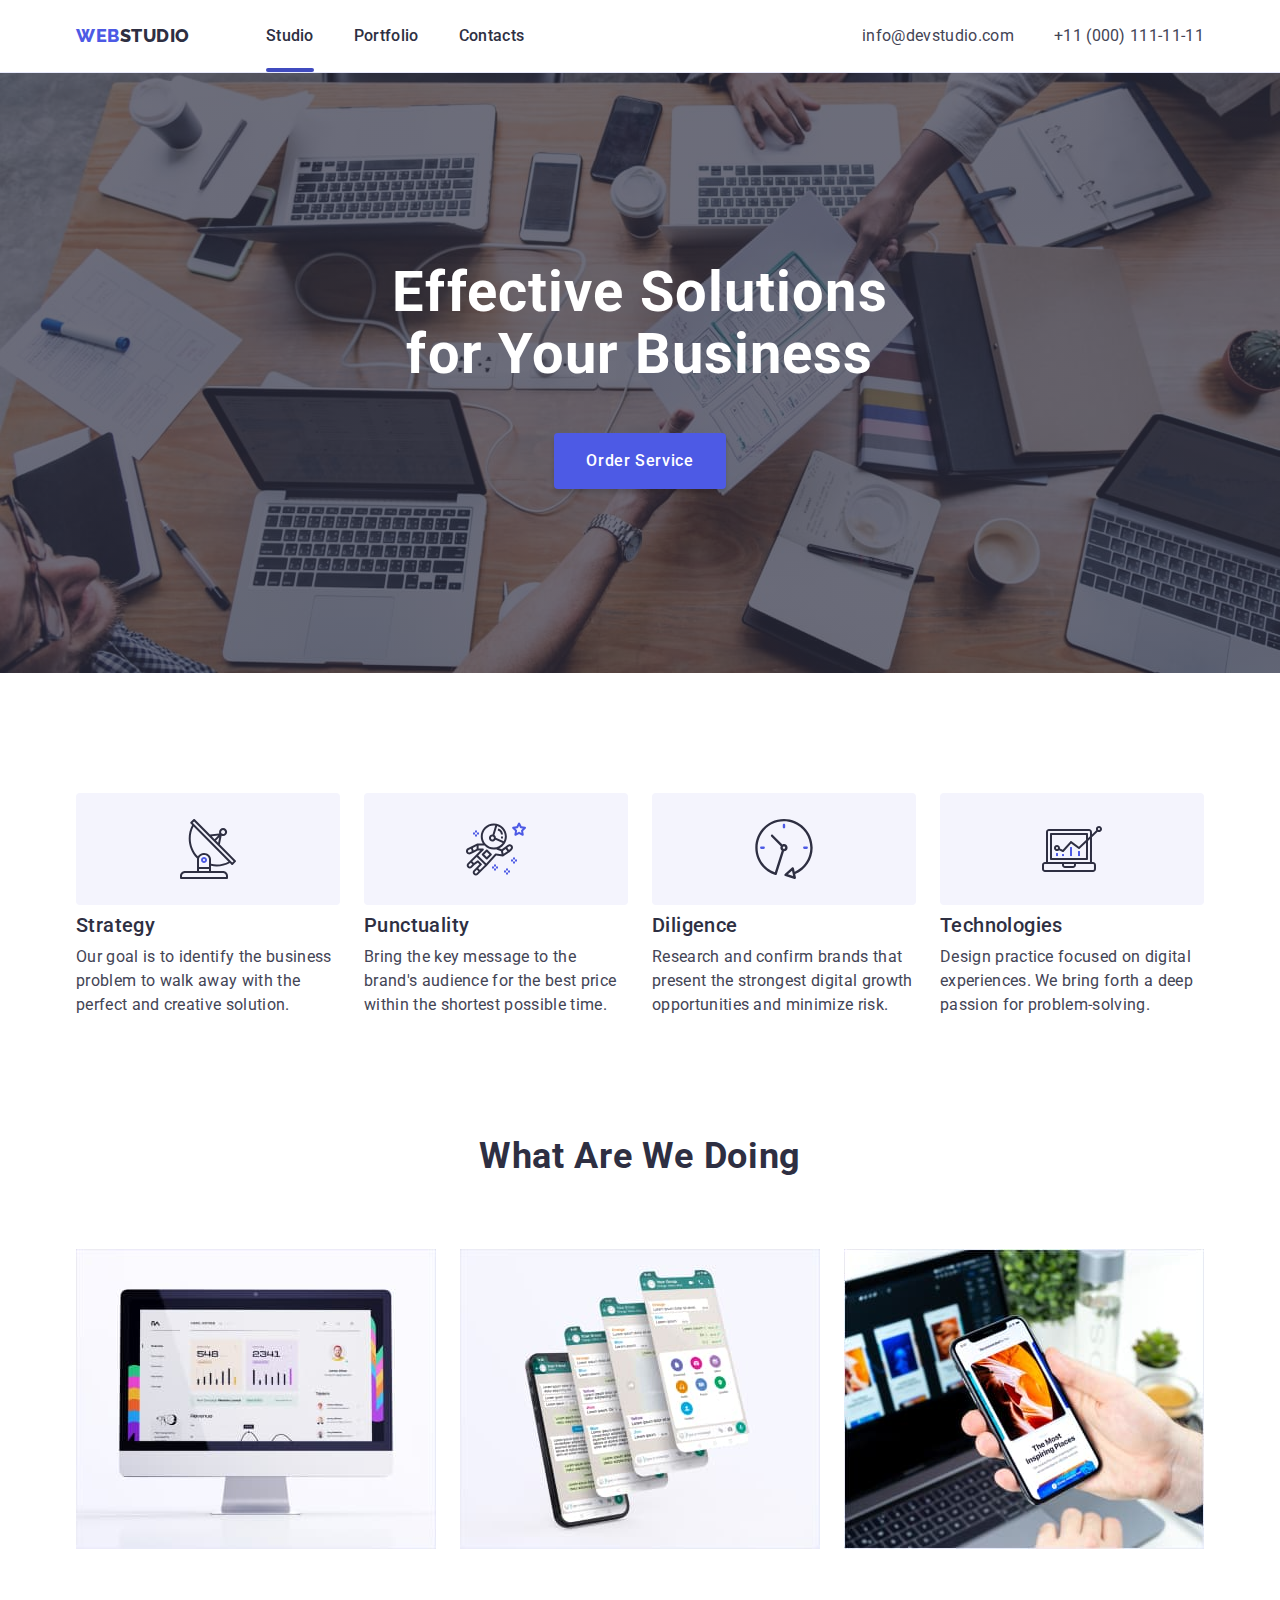
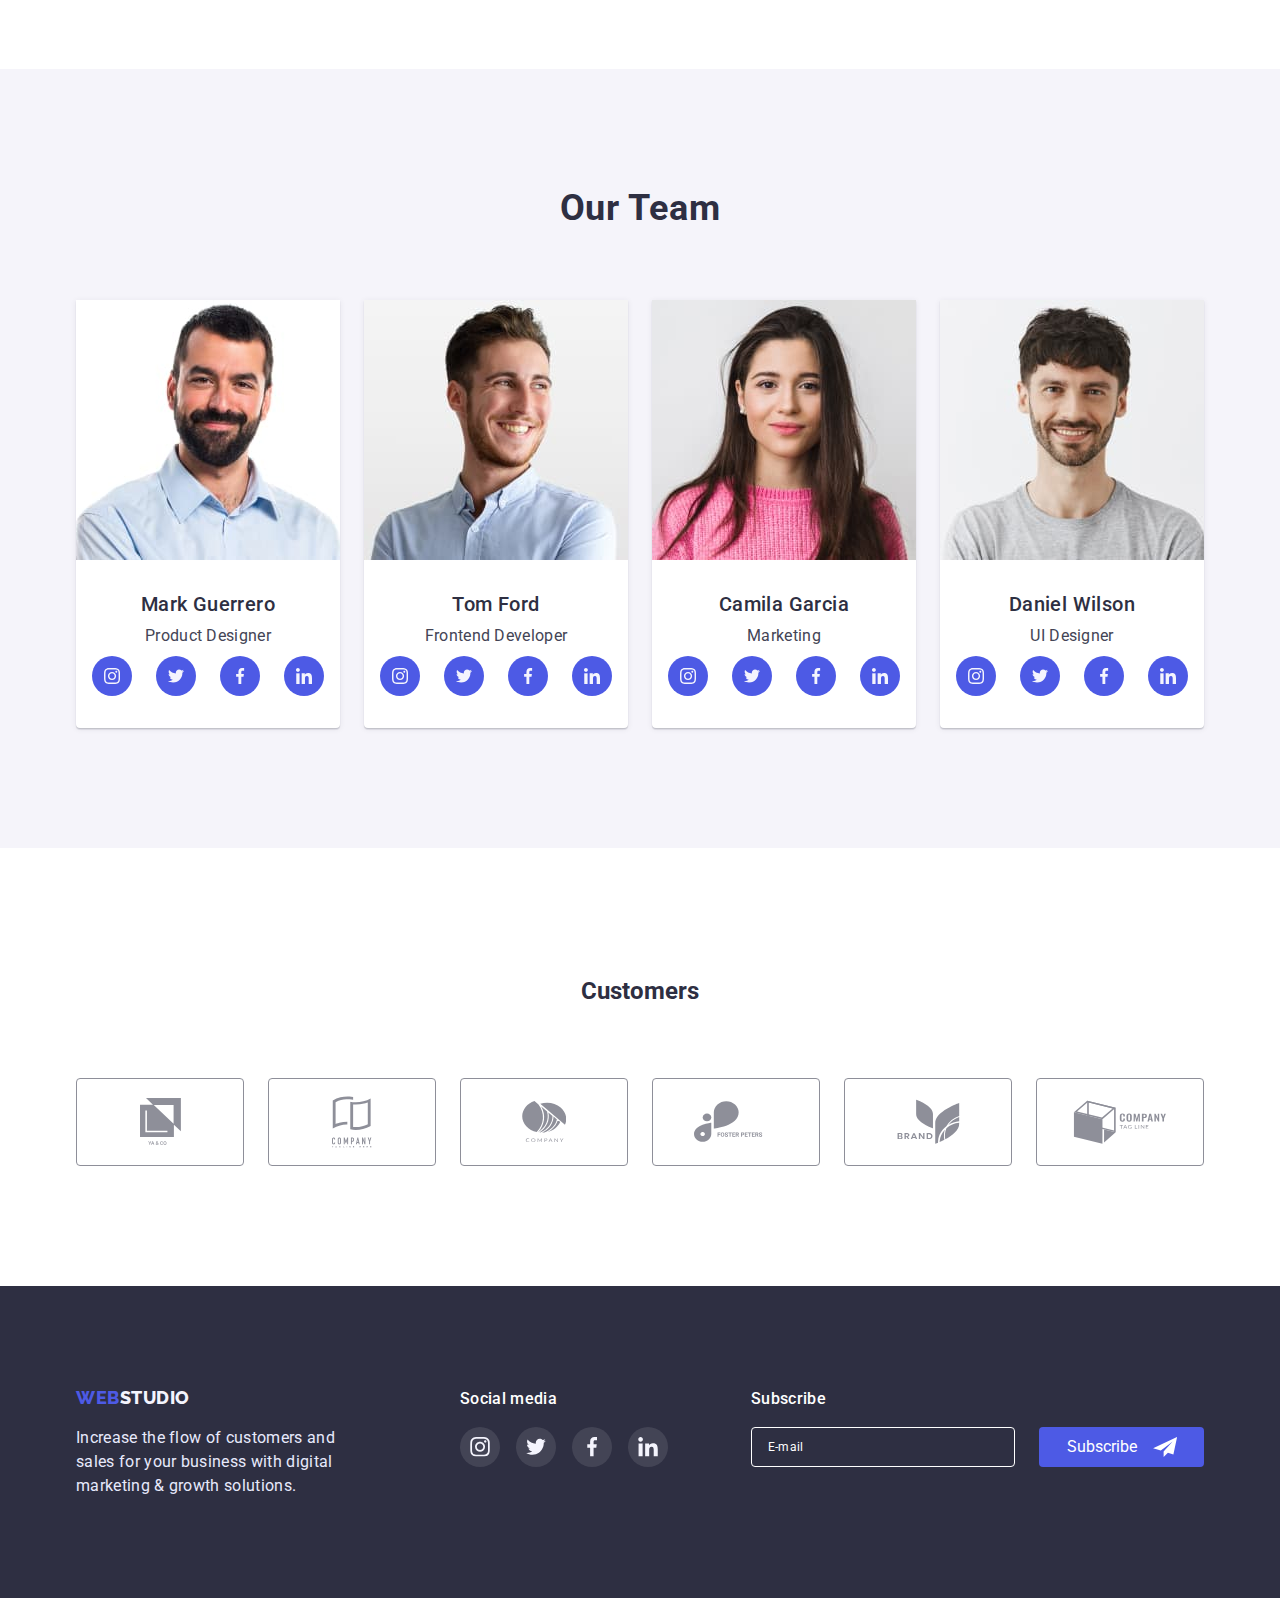
<file: index.html>
<!DOCTYPE html>
<html lang="en">
  <head>
    <meta charset="UTF-8" />
    <meta http-equiv="X-UA-Compatible" content="IE=edge" />
    <meta name="viewport" content="width=, initial-scale=1.0" />
    <title>Document</title>
    <link
      href="https://fonts.googleapis.com/css2?family=Raleway:wght@800&family=Roboto:wght@400;500;700;900&display=swap"
      rel="stylesheet"
    />
    <link
      rel="stylesheet"
      href="https://cdn.jsdelivr.net/npm/modern-normalize@1.1.0/modern-normalize.min.css"
    />
    <link rel="stylesheet" href="style.css" />
  </head>
  <body>
    <header class="header-main">
      <div class="container header-nav-container">
        <nav class="header-nav">
          <a class="logotype header-logo" href="./index.html"
            ><span class="logo-accent">Web</span>Studio</a
          >
          <ul class="header-list">
            <li class="header-menu link-decor">
              <a class="header-link current" href="#">Studio</a>
            </li>
            <li class="header-menu link-decor">
              <a class="header-link" href="./portfolio.html">Portfolio</a>
            </li>
            <li class="header-menu link-decor">
              <a class="header-link" href="#">Contacts</a>
            </li>
          </ul>
        </nav>
        <ul class="header-cont">
          <li class="header-emeil">
            <a
              class="header-mail header-communication"
              href="mailto:info@devstudio.com"
              >info@devstudio.com</a
            >
          </li>
          <li class="header-telefon">
            <a class="header-tel header-communication" href="tel:+110001111111"
              >+11 (000) 111-11-11</a
            >
          </li>
        </ul>
      </div>
    </header>
    <main>
      <section class="sec-first">
        <div class="container">
          <h1 class="sec-header">Effective Solutions for Your Business</h1>
          <button class="sec-button" data-modal-open type="button">
            Order Service
          </button>
        </div>
      </section>

      <section class="benefits">
        <div class="container">
          <h2 class="visually-hidden">features</h2>
          <ul class="benefits-lists">
            <li class="benefits-text">
              <div class="benefits-icon-list link-decor">
                <svg
                  class="benefits-icons"
                  width="60px"
                  height="64px"
                  viewBox="0 0 32 32"
                >
                  <use xlink:href="./images/sprite.svg#icon-antenna-1"></use>
                </svg>
              </div>
              <h3 class="benefits-title">Strategy</h3>
              <p class="benefits-par">
                Our goal is to identify the business problem to walk away with
                the perfect and creative solution.
              </p>
            </li>
            <li class="benefits-text">
              <div class="benefits-icon-list link-decor">
                <svg class="benefits-icons" width="60px" height="64px">
                  <use href="./images/sprite.svg#icon-astronaut-1"></use>
                </svg>
              </div>
              <h3 class="benefits-title">Punctuality</h3>
              <p class="benefits-par">
                Bring the key message to the brand's audience for the best price
                within the shortest possible time.
              </p>
            </li>
            <li class="benefits-text">
              <div class="benefits-icon-list link-decor">
                <svg class="benefits-icons" width="60px" height="64px">
                  <use href="./images/sprite.svg#icon-clock-1"></use>
                </svg>
              </div>
              <h3 class="benefits-title">Diligence</h3>
              <p class="benefits-par">
                Research and confirm brands that present the strongest digital
                growth opportunities and minimize risk.
              </p>
            </li>
            <li class="benefits-text">
              <div class="benefits-icon-list link-decor">
                <svg class="benefits-icons" width="60px" height="64px">
                  <use href="./images/sprite.svg#icon-diagram-1"></use>
                </svg>
              </div>
              <h3 class="benefits-title">Technologies</h3>
              <p class="benefits-par">
                Design practice focused on digital experiences. We bring forth a
                deep passion for problem-solving.
              </p>
            </li>
          </ul>
        </div>
      </section>
      <section class="about">
        <div class="container">
          <h2 class="about-header">What are we doing</h2>
          <ul class="about-lists">
            <li class="about-img">
              <img src="./images/img1.jpg" width="360" alt="design" />
            </li>
            <li class="about-img">
              <img src="./images/img2.jpg" width="360" alt="chat" />
            </li>
            <li class="about-img">
              <img src="./images/img3.jpg" width="360" alt="mobile app" />
            </li>
          </ul>
        </div>
      </section>
      <section class="team">
        <div class="container">
          <h2 class="team-header">Our Team</h2>
          <ul class="team-lists">
            <li class="team-cards">
              <img
                src="./images/prtrt(1).jpg"
                width="264"
                alt="Mark Guerrero"
              />
              <div class="team-wrapper">
                <h3 class="team-name">Mark Guerrero</h3>
                <p class="team-job">Product Designer</p>
                <ul class="team-social link-decor">
                  <li class="team-social-item">
                    <a class="team-social-link" href="">
                      <svg class="team-social-icon" width="16" height="16px">
                        <use href="./images/sprite.svg#icon-instagram-2"></use>
                      </svg>
                    </a>
                  </li>
                  <li class="team-social-item">
                    <a class="team-social-link" href="">
                      <svg class="team-social-icon" width="16" height="16px">
                        <use href="./images/sprite.svg#icon-twitter-1"></use>
                      </svg>
                    </a>
                  </li>
                  <li class="team-social-item">
                    <a class="team-social-link" href="">
                      <svg class="team-social-icon" width="16px" height="16px">
                        <use href="./images/sprite.svg#icon-facebook-1"></use>
                      </svg>
                    </a>
                  </li>
                  <li class="team-social-item">
                    <a class="team-social-link" href="">
                      <svg class="team-social-icon" width="16" height="16px">
                        <use href="./images/sprite.svg#icon-linkedin-1"></use>
                      </svg>
                    </a>
                  </li>
                </ul>
              </div>
            </li>

            <li class="team-cards">
              <img src="./images/prtr(2).jpg" width="264" alt="Tom Ford" />
              <div class="team-wrapper">
                <h3 class="team-name">Tom Ford</h3>
                <p class="team-job">Frontend Developer</p>
                <ul class="team-social link-decor">
                  <li class="team-social-item">
                    <a class="team-social-link" href="">
                      <svg class="team-social-icon" width="16" height="16px">
                        <use href="./images/sprite.svg#icon-instagram-2"></use>
                      </svg>
                    </a>
                  </li>
                  <li class="team-social-item">
                    <a class="team-social-link" href="">
                      <svg class="team-social-icon" width="16" height="16px">
                        <use href="./images/sprite.svg#icon-twitter-1"></use>
                      </svg>
                    </a>
                  </li>
                  <li class="team-social-item">
                    <a class="team-social-link" href="">
                      <svg class="team-social-icon" width="16px" height="16px">
                        <use href="./images/sprite.svg#icon-facebook-1"></use>
                      </svg>
                    </a>
                  </li>
                  <li class="team-social-item">
                    <a class="team-social-link" href="">
                      <svg class="team-social-icon" width="16" height="16px">
                        <use href="./images/sprite.svg#icon-linkedin-1"></use>
                      </svg>
                    </a>
                  </li>
                </ul>
              </div>
            </li>
            <li class="team-cards">
              <img src="./images/prtr(3).jpg" width="264" alt="Camila Garcia" />
              <div class="team-wrapper">
                <h3 class="team-name">Camila Garcia</h3>
                <p class="team-job">Marketing</p>
                <ul class="team-social link-decor">
                  <li class="team-social-item">
                    <a class="team-social-link" href="">
                      <svg class="team-social-icon" width="16" height="16px">
                        <use href="./images/sprite.svg#icon-instagram-2"></use>
                      </svg>
                    </a>
                  </li>
                  <li class="team-social-item">
                    <a class="team-social-link" href="">
                      <svg class="team-social-icon" width="16" height="16px">
                        <use href="./images/sprite.svg#icon-twitter-1"></use>
                      </svg>
                    </a>
                  </li>
                  <li class="team-social-item">
                    <a class="team-social-link" href="">
                      <svg class="team-social-icon" width="16px" height="16px">
                        <use href="./images/sprite.svg#icon-facebook-1"></use>
                      </svg>
                    </a>
                  </li>
                  <li class="team-social-item">
                    <a class="team-social-link" href="">
                      <svg class="team-social-icon" width="16" height="16px">
                        <use href="./images/sprite.svg#icon-linkedin-1"></use>
                      </svg>
                    </a>
                  </li>
                </ul>
              </div>
            </li>
            <li class="team-cards">
              <img src="./images/prtr(4).jpg" width="264" alt="Daniel Wilson" />
              <div class="team-wrapper">
                <h3 class="team-name">Daniel Wilson</h3>
                <p class="team-job">UI Designer</p>
                <ul class="team-social link-decor">
                  <li class="team-social-item">
                    <a class="team-social-link" href="">
                      <svg class="team-social-icon" width="16" height="16px">
                        <use href="./images/sprite.svg#icon-instagram-2"></use>
                      </svg>
                    </a>
                  </li>
                  <li class="team-social-item">
                    <a class="team-social-link" href="">
                      <svg class="team-social-icon" width="16" height="16px">
                        <use href="./images/sprite.svg#icon-twitter-1"></use>
                      </svg>
                    </a>
                  </li>
                  <li class="team-social-item">
                    <a class="team-social-link" href="">
                      <svg class="team-social-icon" width="16px" height="16px">
                        <use href="./images/sprite.svg#icon-facebook-1"></use>
                      </svg>
                    </a>
                  </li>
                  <li class="team-social-item">
                    <a class="team-social-link" href="">
                      <svg class="team-social-icon" width="16" height="16px">
                        <use href="./images/sprite.svg#icon-linkedin-1"></use>
                      </svg>
                    </a>
                  </li>
                </ul>
              </div>
            </li>
          </ul>
        </div>
      </section>
      <section class="customers">
        <div class="container">
          <h2 class="customers-header">Customers</h2>
          <ul class="customers-lists link-decor">
            <li class="customers-item">
              <a class="customers-link" href="#">
                <svg class="customers-icon" width="41" height="46.97">
                  <use href="./images/sprite.svg#icon-group-1"></use>
                </svg>
              </a>
            </li>
            <li class="customers-item">
              <a class="customers-link" href="#">
                <svg class="customers-icon" width="40" height="52">
                  <use href="./images/sprite.svg#icon-group-6"></use>
                </svg>
              </a>
            </li>
            <li class="customers-item">
              <a class="customers-link" href="#">
                <svg class="customers-icon" width="44" height="41">
                  <use href="./images/sprite.svg#icon-group-2"></use>
                </svg>
              </a>
            </li>
            <li class="customers-item">
              <a class="customers-link" href="#">
                <svg class="customers-icon" width="84" height="41">
                  <use href="./images/sprite.svg#icon-group-3"></use>
                </svg>
              </a>
            </li>
            <li class="customers-item">
              <a class="customers-link" href="#">
                <svg class="customers-icon" width="63" height="45">
                  <use href="./images/sprite.svg#icon-group-4"></use>
                </svg>
              </a>
            </li>
            <li class="customers-item">
              <a class="customers-link" href="#">
                <svg class="customers-icon" width="94" height="44">
                  <use href="./images/sprite.svg#icon-group-5"></use>
                </svg>
              </a>
            </li>
          </ul>
        </div>
      </section>
    </main>
    <footer class="footer">
      <div class="container footer-main">
        <div class="footer-left">
          <a class="logotype footer-logotype" href="./index.html"
            ><span class="logo-accent">Web</span
            ><span class="footer-logo-accent">Studio</span>
          </a>
          <p class="footer-paragraf">
            Increase the flow of customers and sales for your business with
            digital marketing & growth solutions.
          </p>
        </div>

        <div class="footer-right">
          <p class="footer-header">Social media</p>
          <ul class="footer-social link-decor">
            <li class="footer-social-item">
              <a class="footer-social-link" href="#">
                <svg class="footer-social-icon" width="24" height="19.5">
                  <use href="./images/sprite.svg#icon-instagram-2"></use>
                </svg>
              </a>
            </li>
            <li class="footer-social-item">
              <a class="footer-social-link" href="#">
                <svg class="footer-social-icon" width="24" height="19.5">
                  <use href="./images/sprite.svg#icon-twitter-1"></use>
                </svg>
              </a>
            </li>
            <li class="footer-social-item">
              <a class="footer-social-link" href="#">
                <svg class="footer-social-icon" width="24" height="19.5">
                  <use href="./images/sprite.svg#icon-facebook-1"></use>
                </svg>
              </a>
            </li>
            <li class="footer-social-item">
              <a class="footer-social-link" href="#">
                <svg class="footer-social-icon" width="24" height="19.5">
                  <use href="./images/sprite.svg#icon-linkedin-1"></use>
                </svg>
              </a>
            </li>
          </ul>
        </div>
        <form class="footer-form">
          <p class="footer-form-descr">Subscribe</p>
          <span class="footer-form-control">
            <input
              type="email"
              name="footer_mail"
              placeholder="E-mail"
              class="footer-form-input"
              required
            />
            <button type="submit" class="footer-form-button">
              Subscribe
              <svg width="24px" height="20px" class="footer-form-icon">
                <use href="./images/sprite.svg#icon-send"></use>
              </svg>
            </button>
          </span>
        </form>
      </div>
    </footer>
    <div class="backdrop is-hidden" data-modal>
      <div class="modal-window">
        <button type="button" class="modal-window-close" data-modal-close>
          <svg class="modal-icon" width="8" height="8">
            <use href="./images/sprite.svg#icon-close-modal"></use>
          </svg>
        </button>
        <form class="modal-form">
          <p class="modal-form-text">
            Leave your contacts and we will call you back
          </p>
          <label class="modal-form-field">
            <span class="modal-form-descrp">Name</span>
            <span class="modal-form-wrapper">
              <input
                type="text"
                name="user_name"
                class="modal-form-input"
                required
                pattern="[a-zA-Aа-яА-Я]+"
                maxlength="2"
              />
              <svg class="modal-form-input-icon" width="18px" height="24px">
                <use href="./images/sprite.svg#icon-user"></use>
              </svg>
            </span>
          </label>
          <label class="modal-form-field">
            <span class="modal-form-descrp">Phone</span>
            <span class="modal-form-wrapper">
              <input
                type="tel"
                name="user_phone"
                class="modal-form-input"
                required
              />
              <svg class="modal-form-input-icon" width="18px" height="24px">
                <use href="./images/sprite.svg#icon-phone"></use>
              </svg>
            </span>
          </label>
          <label class="modal-form-field">
            <span class="modal-form-descrp">Email</span>
            <span class="modal-form-wrapper">
              <input
                type="email"
                name="user_emeil"
                class="modal-form-input"
                required
              />
              <svg class="modal-form-input-icon" width="18px" height="24px">
                <use href="./images/sprite.svg#icon-mail"></use>
              </svg>
            </span>
          </label>
          <label class="modal-form-field">
            <span class="modal-form-descrp">Comment</span>
            <textarea
              name="user_comment"
              placeholder="Text input"
              class="modal-form-comment"
            ></textarea>
          </label>
          <input
            id="user-contract"
            type="checkbox"
            name="user_policy"
            class="modal-form-checkbox visually-hidden"
            required
          />
          <label for="user-contract" class="modal-form-checkbox-descrp"
            >I accept the terms and conditions of the&nbsp;
            <a href="#" class="modal-form-link">Privacy Policy</a>
          </label>
          <button type="submit" class="modal-form-btn">Send</button>
        </form>
      </div>
    </div>
    <script src="./js/modal.js"></script>
  </body>
</html>
</file>
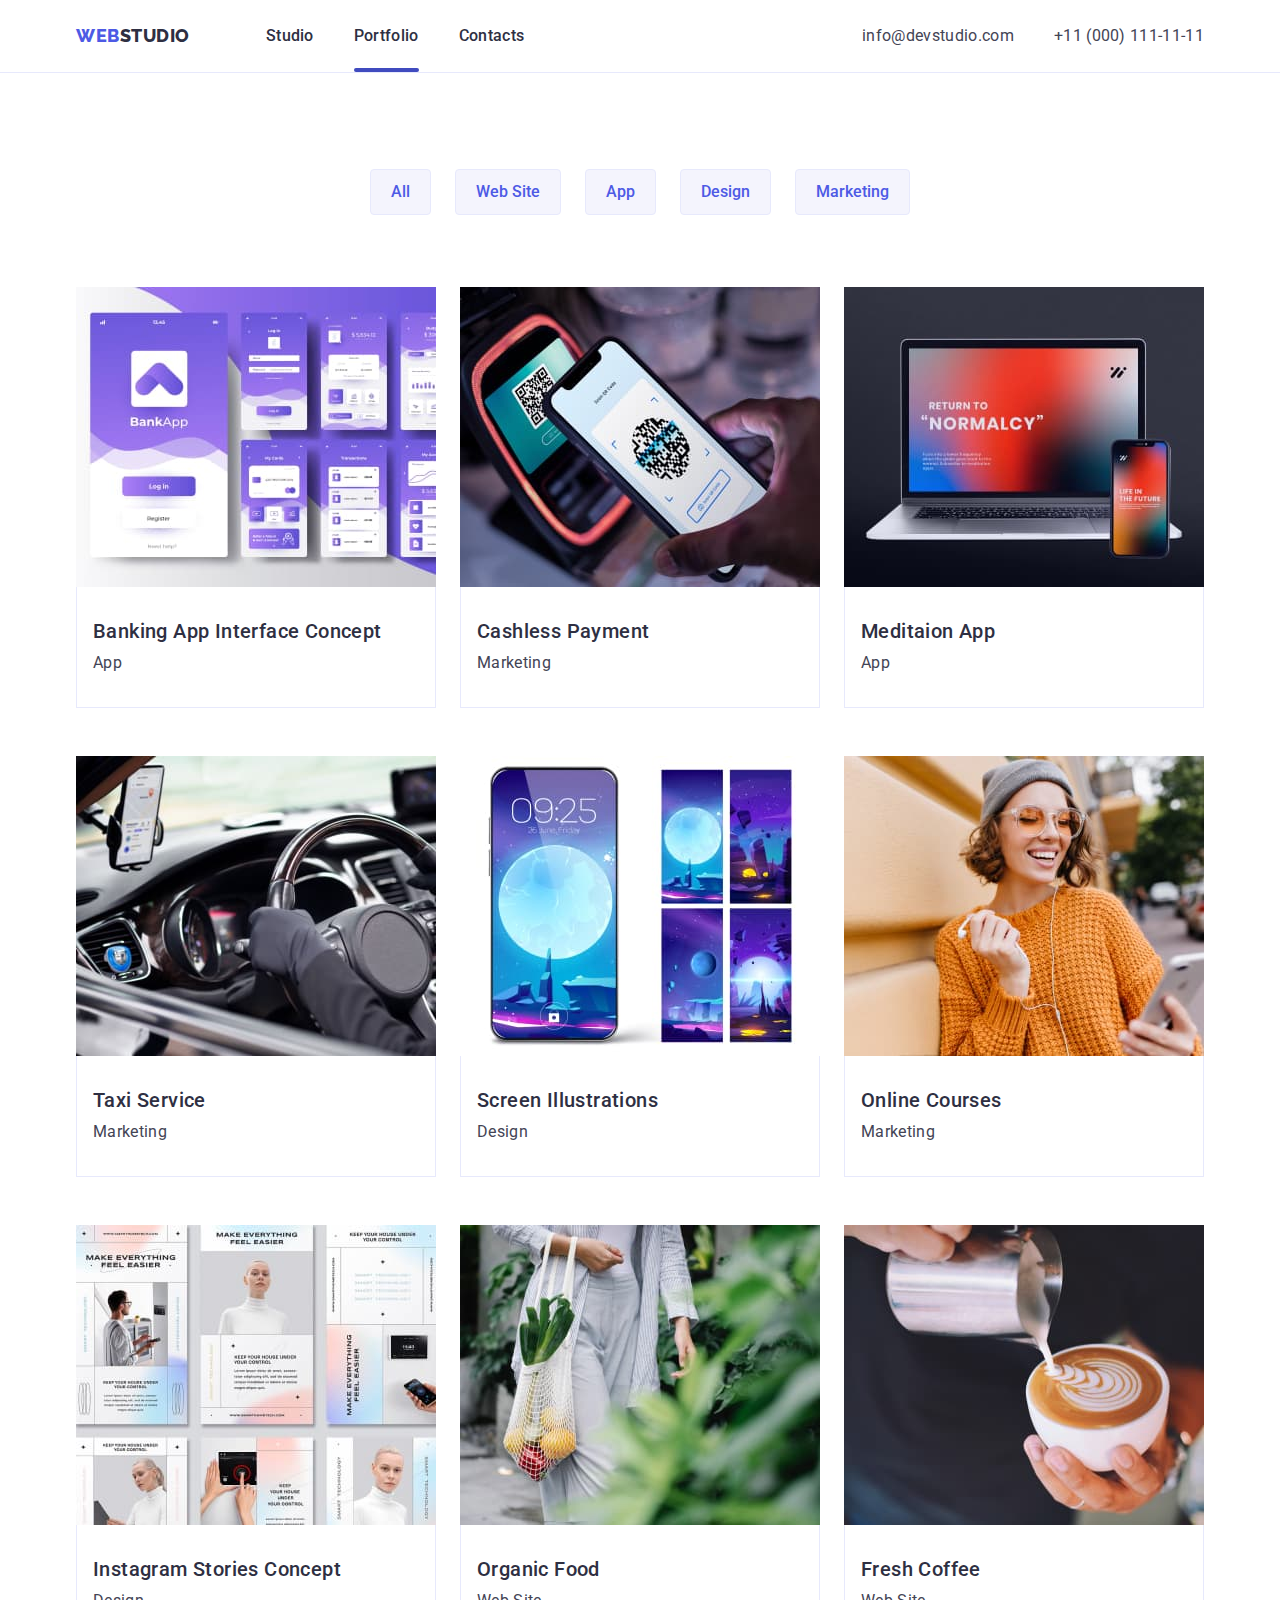
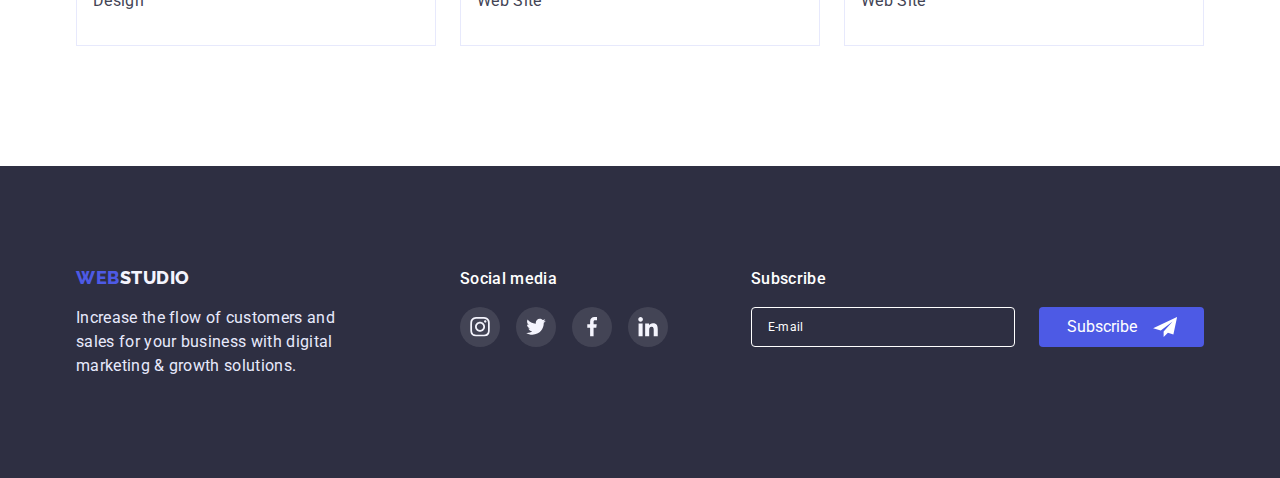
<file: portfolio.html>
<!DOCTYPE html>
<html lang="en">
  <head>
    <meta charset="UTF-8" />
    <meta http-equiv="X-UA-Compatible" content="IE=edge" />
    <meta name="viewport" content="width=device-width, initial-scale=1.0" />
    <title>Document</title>
    <link
      href="https://fonts.googleapis.com/css2?family=Raleway:wght@800&family=Roboto:wght@400;500;700;900&display=swap"
      rel="stylesheet"
    />
    <link
      rel="stylesheet"
      href="https://cdn.jsdelivr.net/npm/modern-normalize@1.1.0/modern-normalize.min.css"
    />
    <link rel="stylesheet" href="style.css" />
  </head>
  <body>
    <header class="header-main">
      <div class="container header-nav-container">
        <nav class="header-nav">
          <a class="logotype header-logo" href="./index.html"
            ><span class="logo-accent">Web</span>Studio</a
          >
          <ul class="header-list">
            <li class="header-menu link-decor">
              <a class="header-link" href="./index.html">Studio</a>
            </li>
            <li class="header-menu link-decor">
              <a class="header-link current" href="#">Portfolio</a>
            </li>
            <li class="header-menu link-decor">
              <a class="header-link" href="#">Contacts</a>
            </li>
          </ul>
        </nav>
        <ul class="header-cont">
          <li class="header-emeil">
            <a
              class="header-mail header-communication"
              href="mailto:info@devstudio.com"
              >info@devstudio.com</a
            >
          </li>
          <li class="header-telefon">
            <a class="header-tel header-communication" href="tel:+110001111111"
              >+11 (000) 111-11-11</a
            >
          </li>
        </ul>
      </div>
    </header>
    <main>
      <section class="list">
        <div class="container">
          <h1 class="title-hidden">Список</h1>
          <ul class="list-item">
            <li class="link-decor list-space">
              <button class="list-button" type="button">All</button>
            </li>
            <li class="link-decor list-space">
              <button class="list-button" type="button">Web Site</button>
            </li>
            <li class="link-decor list-space">
              <button class="list-button" type="button">App</button>
            </li>
            <li class="link-decor list-space">
              <button class="list-button" type="button">Design</button>
            </li>
            <li class="link-decor list-space">
              <button class="list-button" type="button">Marketing</button>
            </li>
          </ul>

          <ul class="cards">
            <li class="cards-lists link-decor">
              <a
                class="cards-link cards-decor"
                href="#"
                target="_blank"
                rel="noopener noreferrer"
              >
                <div class="cards-lists-wrapper">
                  <img
                    src="images/portfolio1.jpg"
                    width="360"
                    height="300px"
                    alt="apps"
                  />
                  <p class="overley">
                    14 Stylish and User-Friendly App Design Concepts · Task
                    Manager App · Calorie Tracker App · Exotic Fruit Ecommerce
                    App · Cloud Storage App
                  </p>
                </div>

                <div class="cards-wrapper">
                  <h2 class="cards-title">Banking App Interface Concept</h2>
                  <p class="cards-paragraf">App</p>
                </div>
              </a>
            </li>
            <li class="cards-lists link-decor">
              <a
                class="cards-link cards-decor"
                href="#"
                target="_blank"
                rel="noopener noreferrer"
              >
                <div class="cards-lists-wrapper">
                  <img src="images/portfolio2.jpg" width="360" alt="payment" />
                  <p class="overley">
                    14 Stylish and User-Friendly App Design Concepts · Task
                    Manager App · Calorie Tracker App · Exotic Fruit Ecommerce
                    App · Cloud Storage App
                  </p>
                </div>
                <div class="cards-wrapper">
                  <h2 class="cards-title">Cashless Payment</h2>
                  <p class="cards-paragraf">Marketing</p>
                </div>
              </a>
            </li>
            <li class="cards-lists link-decor">
              <a
                class="cards-link cards-decor"
                href="#"
                target="_blank"
                rel="noopener noreferrer"
              >
                <div class="cards-lists-wrapper">
                  <img src="images/portfolio3.jpg" width="360" alt="notebook" />
                  <p class="overley">
                    14 Stylish and User-Friendly App Design Concepts · Task
                    Manager App · Calorie Tracker App · Exotic Fruit Ecommerce
                    App · Cloud Storage App
                  </p>
                </div>

                <div class="cards-wrapper">
                  <h2 class="cards-title">Meditaion App</h2>
                  <p class="cards-paragraf">App</p>
                </div>
              </a>
            </li>
            <li class="cards-lists link-decor">
              <a
                class="cards-link cards-decor"
                href="#"
                target="_blank"
                rel="noopener noreferrer"
              >
                <div class="cards-lists-wrapper">
                  <img src="images/portfolio4.jpg" width="360" alt="car" />
                  <p class="overley">
                    14 Stylish and User-Friendly App Design Concepts · Task
                    Manager App · Calorie Tracker App · Exotic Fruit Ecommerce
                    App · Cloud Storage App
                  </p>
                </div>

                <div class="cards-wrapper">
                  <h2 class="cards-title">Taxi Service</h2>
                  <p class="cards-paragraf">Marketing</p>
                </div>
              </a>
            </li>
            <li class="cards-lists link-decor">
              <a
                class="cards-link cards-decor"
                href="#"
                target="_blank"
                rel="noopener noreferrer"
              >
                <div class="cards-lists-wrapper">
                  <img src="images/portfolio5.jpg" width="360" alt="screen" />
                  <p class="overley">
                    14 Stylish and User-Friendly App Design Concepts · Task
                    Manager App · Calorie Tracker App · Exotic Fruit Ecommerce
                    App · Cloud Storage App
                  </p>
                </div>

                <div class="cards-wrapper">
                  <h2 class="cards-title">Screen Illustrations</h2>
                  <p class="cards-paragraf">Design</p>
                </div>
              </a>
            </li>
            <li class="cards-lists link-decor">
              <a
                class="cards-link cards-decor"
                href="#"
                target="_blank"
                rel="noopener noreferrer"
              >
                <div class="cards-lists-wrapper">
                  <img src="images/portfolio6.jpg" width="360" alt="girl" />
                  <p class="overley">
                    14 Stylish and User-Friendly App Design Concepts · Task
                    Manager App · Calorie Tracker App · Exotic Fruit Ecommerce
                    App · Cloud Storage App
                  </p>
                </div>

                <div class="cards-wrapper">
                  <h2 class="cards-title">Online Courses</h2>
                  <p class="cards-paragraf">Marketing</p>
                </div>
              </a>
            </li>
            <li class="cards-lists link-decor">
              <a
                class="cards-link cards-decor"
                href="#"
                target="_blank"
                rel="noopener noreferrer"
              >
                <div class="cards-lists-wrapper">
                  <img src="images/portfolio7.jpg" width="360" alt="Stories" />
                  <p class="overley">
                    14 Stylish and User-Friendly App Design Concepts · Task
                    Manager App · Calorie Tracker App · Exotic Fruit Ecommerce
                    App · Cloud Storage App
                  </p>
                </div>

                <div class="cards-wrapper">
                  <h2 class="cards-title">Instagram Stories Concept</h2>
                  <p class="cards-paragraf">Design</p>
                </div>
              </a>
            </li>
            <li class="cards-lists link-decor">
              <a
                class="cards-link cards-decor"
                href="#"
                target="_blank"
                rel="noopener noreferrer"
              >
                <div class="cards-lists-wrapper">
                  <img src="images/portfolio8.jpg" width="360" alt="fruit" />
                  <p class="overley">
                    14 Stylish and User-Friendly App Design Concepts · Task
                    Manager App · Calorie Tracker App · Exotic Fruit Ecommerce
                    App · Cloud Storage App
                  </p>
                </div>

                <div class="cards-wrapper">
                  <h2 class="cards-title">Organic Food</h2>
                  <p class="cards-paragraf">Web Site</p>
                </div>
              </a>
            </li>
            <li class="cards-lists link-decor">
              <a
                class="cards-link cards-decor"
                href="#"
                target="_blank"
                rel="noopener noreferrer"
              >
                <div class="cards-lists-wrapper">
                  <img src="images/portfolio9.jpg" width="360" alt="coffe" />
                  <p class="overley">
                    14 Stylish and User-Friendly App Design Concepts · Task
                    Manager App · Calorie Tracker App · Exotic Fruit Ecommerce
                    App · Cloud Storage App
                  </p>
                </div>

                <div class="cards-wrapper">
                  <h2 class="cards-title">Fresh Coffee</h2>
                  <p class="cards-paragraf">Web Site</p>
                </div>
              </a>
            </li>
          </ul>
        </div>
      </section>
    </main>
    <footer class="footer">
      <div class="container footer-main">
        <div class="footer-left">
          <a class="logotype footer-logotype" href="./index.html"
            ><span class="logo-accent">Web</span
            ><span class="footer-logo-accent">Studio</span>
          </a>
          <p class="footer-paragraf">
            Increase the flow of customers and sales for your business with
            digital marketing & growth solutions.
          </p>
        </div>

        <div class="footer-right">
          <h3 class="footer-header">Social media</h3>
          <ul class="footer-social link-decor">
            <li class="footer-social-item">
              <a class="footer-social-link" href="">
                <svg class="footer-social-icon" width="24" height="19.5">
                  <use href="./images/sprite.svg#icon-instagram-2"></use>
                </svg>
              </a>
            </li>
            <li class="footer-social-item">
              <a class="footer-social-link" href="">
                <svg class="footer-social-icon" width="24" height="19.5">
                  <use href="./images/sprite.svg#icon-twitter-1"></use>
                </svg>
              </a>
            </li>
            <li class="footer-social-item">
              <a class="footer-social-link" href="">
                <svg class="footer-social-icon" width="24" height="19.5">
                  <use href="./images/sprite.svg#icon-facebook-1"></use>
                </svg>
              </a>
            </li>
            <li class="footer-social-item">
              <a class="footer-social-link" href="">
                <svg class="footer-social-icon" width="24" height="19.5">
                  <use href="./images/sprite.svg#icon-linkedin-1"></use>
                </svg>
              </a>
            </li>
          </ul>
        </div>
        <form class="footer-form">
          <p class="footer-form-descr">Subscribe</p>
          <span class="footer-form-control">
            <input
              type="email"
              name="footer_mail"
              placeholder="E-mail"
              class="footer-form-input"
              required
            />
            <button type="submit" class="footer-form-button">
              Subscribe
              <svg width="24px" height="20px" class="footer-form-icon">
                <use href="./images/sprite.svg#icon-send"></use>
              </svg>
            </button>
          </span>
        </form>
      </div>
    </footer>
  </body>
</html>
</file>
<file: style.css>
:root {
  --main-color: #2e2f42;
  --title-color: #434455;
  --accent-color: #4d5ae5;
  --white-color: #ffffff;
  --team-bgr: #f5f4fa;
  --hover-button: #404bbf;
  --potrf-botton-bgr: #f4f4fd;
  --border-cards: #e7e9fc;
  --portfolio-color-btn: #4d5ae5;
  --color-icon-customer: #8e8f99;
  --accent-link: #31d0aa;
}

h1,
h2,
h3,
p {
  margin-top: 0;
  margin-bottom: 0;
}
ul {
  margin-top: 0;
  margin-bottom: 0;
  padding-left: 0;
}
img {
  display: block;
  width: 100%;
  height: auto;
}

/* header */
body {
  font-family: 'Roboto', sans-serif;
  color: var(--main-color);
  background-color: var(--white-color);
}
.container {
  width: 1158px;
  margin-left: auto;
  margin-right: auto;
  padding-left: 15px;
  padding-right: 15px;
}
.header-main {
  /* padding-top: 24px;
  padding-bottom: 24px; */
  border-bottom: 1px solid var(--border-cards);
}

.header-nav-container {
  display: flex;
  align-items: center;
}
.header-nav {
  display: flex;
  align-items: center;
}
.header-list {
  display: flex;
  align-items: center;
}
.current {
  color: var(--hover-button);
  padding-top: 24px;
  padding-bottom: 24px;
}
.current::after {
  content: '';
  display: block;
  position: absolute;
  width: 100%;
  height: 4px;
  left: 0;
  bottom: 0;
  border-radius: 2px;
  background-color: var(--hover-button);
}

.logotype {
  font-family: 'Raleway', sans-serif;
  color: var(--main-color);
  font-weight: 800;
  font-size: 18px;
  line-height: 1.33;
  letter-spacing: 0.03em;
  text-decoration: none;
  text-transform: uppercase;
}
.header-logo {
  margin-right: 76px;
}
.logo-accent {
  color: var(--accent-color);
}

.header-link {
  display: inline-block;
  position: relative;
  text-decoration: none;
  color: var(--main-color);
  font-weight: 500;
  font-size: 16px;
  line-height: 1.5;
  letter-spacing: 0.02em;
  transition: color 250ms cubic-bezier(0.4, 0, 0.2, 1);
}
.header-link:hover,
.header-link:focus {
  color: var(--accent-color);
}
.header-menu:not(:last-child) {
  margin-right: 40px;
}
.header-cont {
  color: var(--title-color);
  list-style-type: none;
  font-size: 16px;
  letter-spacing: 0.02em;
  line-height: 1.5;
  display: flex;
  align-items: center;
  margin-left: auto;
}
.header-communication {
  cursor: pointer;
}
.header-emeil {
  margin-right: 40px;
}
.header-mail {
  color: var(--title-color);
  text-decoration: none;
  transition: color 250ms cubic-bezier(0.4, 0, 0.2, 1);
}
.header-mail:hover,
.header-mail:focus {
  color: var(--accent-color);
}

.header-tel {
  color: var(--title-color);
  text-decoration: none;
  transition: color 250ms cubic-bezier(0.4, 0, 0.2, 1);
}
.header-tel:hover,
.header-tel:focus {
  color: var(--accent-color);
}

/* header */
/* main */
.sec-first {
  background-color: var(--main-color);
  max-width: 1440px;
  height: 600px;
  padding-top: 188px;
  padding-bottom: 188px;
  background-image: linear-gradient(
      rgba(46, 47, 66, 0.7),
      rgba(46, 47, 66, 0.7)
    ),
    url('./images/people-office1.jpg');
  background-size: cover;
  background-repeat: no-repeat;
  margin: 0 auto;
}

.sec-header {
  color: var(--white-color);
  max-width: 496px;
  font-weight: 700;
  font-size: 56px;
  line-height: 1.11;
  text-align: center;
  letter-spacing: 0.02em;
  display: block;
  margin: 0 auto;
  margin-bottom: 48px;
}
.sec-button {
  font-family: 'Roboto';
  background-color: var(--accent-color);
  color: var(--white-color);
  box-shadow: 0px 4px 4px rgba(0, 0, 0, 0.15);
  padding: 16px 32px;
  font-weight: 500;
  font-size: 16px;
  letter-spacing: 0.04em;
  line-height: 1.5;
  border: none;
  display: block;
  margin: 0 auto;
  border-radius: 4px;

  cursor: pointer;
  transition: background-color 250ms cubic-bezier(0.4, 0, 0.2, 1);
}
.sec-button:hover,
.sec-button:focus {
  background-color: var(--hover-button);
  color: var(--white-color);
}
/* benefits */
.visually-hidden {
  position: absolute;
  white-space: nowrap;
  width: 1px;
  height: 1px;
  overflow: hidden;
  border: 0;
  padding: 0;
  clip: rect(0 0 0 0);
  clip-path: inset(50%);
  margin: -1px;
}
.benefits-icon {
  display: flex;
  justify-content: center;
  gap: 24px;
}
.benefits-icon-list {
  display: flex;
  justify-content: center;
  align-items: center;
  background-color: var(--potrf-botton-bgr);
  width: 264px;
  height: 112px;
  border-radius: 4px;
  margin-bottom: 8px;
}

.benefits {
  padding-top: 120px;
  padding-bottom: 120px;
}
.benefits-lists {
  display: flex;
}
.benefits-text {
  width: 264px;
  list-style-type: none;
}
.benefits-text:not(:last-child) {
  margin-right: 24px;
}
.benefits-title {
  font-weight: 500;
  font-size: 20px;
  line-height: 1.2;
  letter-spacing: 0.02em;
  margin-bottom: 8px;
}
.benefits-par {
  font-size: 16px;
  line-height: 1.5;
  letter-spacing: 0.02em;
}
p {
  color: var(--title-color);
}
/* benefits */

/* about */
.about {
  padding-bottom: 120px;
}
.about-header {
  font-weight: 700;
  font-size: 36px;
  line-height: 1.1;
  letter-spacing: 0.02em;
  text-transform: capitalize;
  margin-bottom: 72px;
  text-align: center;
}
.about-lists {
  display: flex;
  flex-wrap: wrap;

  /* justify-content: space-between; */
}
.about-img:not(:last-child) {
  margin-right: 24px;
}

.about-img {
  list-style-type: none;
}
/* about */

/* team */
.team {
  background-color: var(--team-bgr);
  padding-top: 120px;
  padding-bottom: 120px;
}
.team-header {
  font-weight: 700;
  font-size: 36px;
  line-height: 1.1;
  letter-spacing: 0.02em;
  text-transform: capitalize;
  margin-bottom: 72px;
  text-align: center;
}
.team-lists {
  display: flex;
  flex-wrap: wrap;
  justify-content: space-between;
}
.team-cards {
  list-style-type: none;
  background: var(--white-color);
  box-shadow: 0px 1px 6px rgba(46, 47, 66, 0.08),
    0px 1px 1px rgba(46, 47, 66, 0.16), 0px 2px 1px rgba(46, 47, 66, 0.08);
  border-radius: 0px 0px 4px 4px;
}
.team-name {
  font-weight: 500;
  font-size: 20px;
  line-height: 1.2;
  letter-spacing: 0.02em;
  margin-bottom: 8px;
  text-align: center;
}
.team-job {
  color: var(--title-color);
  font-size: 16px;
  line-height: 1.5;
  letter-spacing: 0.02em;
  text-align: center;
  margin-bottom: 8px;
}
.team-wrapper {
  padding-top: 32px;
  padding-bottom: 32px;
}

.team-social {
  display: flex;
  justify-content: center;
  gap: 24px;
}
.team-social-link {
  display: flex;
  justify-content: center;
  align-items: center;
  width: 40px;
  height: 40px;
  border-radius: 50%;
  background-color: #4d5ae5;
  transition: background-color 250ms cubic-bezier(0.4, 0, 0.2, 1);
}
.team-social-link:hover,
.team-social-link:focus {
  background-color: var(--hover-button);
}

/* team */

/* customers */
/* .customers {
  max-height: 450px;
} */
.customers {
  padding-top: 130px;
  padding-bottom: 120px;
}
.customers-header {
  display: block;
  text-align: center;

  margin-bottom: 72px;
}

.customers-lists {
  display: flex;
  justify-content: center;
  gap: 24px;
}
.customers-link {
  display: flex;
  justify-content: center;
  align-items: center;
  width: 168px;
  height: 88px;
  border: 1px solid #8e8f99;
  color: var(--color-icon-customer);
  border-radius: 4px;
  transition: border-color 250ms cubic-bezier(0.4, 0, 0.2, 1);
}
.customers-icon {
  fill: currentColor;
  transition: color 250ms cubic-bezier(0.4, 0, 0.2, 1);
}

.customers-link:hover,
.customers-link:focus {
  border-color: var(--hover-button);
  color: var(--hover-button);
}

/* footer */

.footer {
  background-color: var(--main-color);
  padding-top: 100px;
  padding-bottom: 100px;
}
.footer-main {
  display: flex;
  align-items: baseline;
}
.footer-left {
  margin-right: 120px;
}

.footer-social {
  display: flex;
  justify-content: center;
  gap: 16px;
}
.footer-social-link {
  display: flex;
  justify-content: center;
  align-items: center;
  width: 40px;
  height: 40px;
  border-radius: 50%;
  background-color: rgba(255, 255, 255, 0.1);
  transition: background-color 250ms cubic-bezier(0.4, 0, 0.2, 1);
}
.footer-social-link:hover,
.footer-social-link:focus {
  background-color: var(--accent-link);
}

.footer-header {
  display: flex;
  color: var(--white-color);
  font-weight: 500;
  font-size: 16px;
  line-height: 1.5;
  letter-spacing: 0.02em;
  margin-bottom: 16px;
}
/* .footer-logotype {
  margin-bottom: 16px;
} */

.logo-accent2 {
  color: var(--potrf-botton-bgr);
}
.footer-logo-accent {
  color: var(--potrf-botton-bgr);
}
.footer-paragraf {
  color: var(--border-cards);
  max-width: 264px;
  font-size: 16px;
  line-height: 1.5;
  letter-spacing: 0.02em;
  margin-top: 16px;
}

/* portfolio */
/* header */

.link-decor {
  list-style-type: none;
}

/* header */
/* list */

.list {
  padding-top: 96px;
  padding-bottom: 120px;
}
.list-space:not(:first-child) {
  margin-left: 24px;
}
.title-hidden {
  position: absolute;
  white-space: nowrap;
  width: 1px;
  height: 1px;
  overflow: hidden;
  border: 0;
  padding: 0;
  clip: rect(0 0 0 0);
  clip-path: inset(50%);
  margin: -1px;
}

.list-item {
  display: flex;

  margin-bottom: 72px;
  justify-content: center;
}
/* .list-item:not(:last-child) {
  margin-right: 24px;
} */

.list-button {
  font-family: inherit;
  font-weight: 500;
  font-size: 16px;
  line-height: 1.5;
  background-color: var(--potrf-botton-bgr);
  color: var(--portfolio-color-btn);
  border: 1px solid var(--border-cards);
  border-radius: 4px;
  padding: 10px 20px;
  cursor: pointer;
  transition: background-color 250ms cubic-bezier(0.4, 0, 0.2, 1),
    color 250ms cubic-bezier(0.4, 0, 0.2, 1),
    box-shadow 250ms cubic-bezier(0.4, 0, 0.2, 1);
}
.list-button:hover,
.list-button:focus {
  background-color: var(--accent-color);
  color: var(--white-color);
  border-color: transparent;
  box-shadow: 0px 3px 1px rgba(0, 0, 0, 0.1), 0px 2px 1px rgba(0, 0, 0, 0.08),
    0px 2px 2px rgba(0, 0, 0, 0.12);
}

.cards {
  display: flex;
  flex-wrap: wrap;
  row-gap: 48px;
  column-gap: 24px;
}
/* .cards-lists {
  flex-basis: calc((100% - 48px) / 3);
  /* margin-bottom: 48px; */

.cards-wrapper {
  padding-top: 32px;
  padding-bottom: 32px;
  padding-left: 16px;
  border: 1px solid var(--border-cards);
  border-top: none;
}
.cards-title {
  margin-bottom: 8px;
}
.cards-decor {
  text-decoration: none;
  display: inline-block;
  line-height: 0;
  transition: box-shadow 250ms cubic-bezier(0.4, 0, 0.2, 1);
}

.cards-decor:hover,
.cards-decor:focus {
  outline: none;
  box-shadow: 0px 1px 6px rgba(46, 47, 66, 0.08),
    0px 1px 1px rgba(46, 47, 66, 0.16), 0px 2px 1px rgba(46, 47, 66, 0.08);
}
.cards-title {
  color: var(--main-color);
  font-weight: 500;
  font-size: 20px;
  letter-spacing: 0.02em;
  line-height: 1.2;
}
.cards-paragraf {
  color: var(--title-color);
  font-size: 16px;
  line-height: 1.5;
  letter-spacing: 0.02em;
}
.cards-lists {
  display: block;
}
.cards-link {
  transition: transform 250ms cubic-bezier(0.4, 0, 0.2, 1);
}
.cards-link:hover .overley,
.cards-link:focus .overley {
  transform: translate(0, 0);
}
.cards-lists-wrapper {
  position: relative;
  overflow: hidden;
}
.overley {
  font-size: 16px;
  line-height: 1.5;
  letter-spacing: 0.02em;
  color: var(--white-color);
  background-color: var(--accent-color);
  padding-top: 40px;
  padding-bottom: 164px;
  padding-right: 32px;
  padding-left: 32px;
  /* width: 296px;
  height: 96px; */
  transition: transform 250ms cubic-bezier(0.4, 0, 0.2, 1);
  transform: translate(0, 100%);
  position: absolute;
  left: 0;
  top: 0;
  width: 100%;
  height: 100%;
  overflow-y: scroll;
}
/* footer */

/* footer form */
.footer-form {
  display: flex;
  flex-direction: column;
  align-items: baseline;
  margin-left: auto;
}
.footer-form-descr {
  font-weight: 500;
  font-size: 16px;
  letter-spacing: 0.02em;
  line-height: 1.5;
  color: var(--white-color);
  margin-bottom: 16px;
}
.footer-form-control {
  display: flex;
}
.footer-form-input {
  border: 1px solid var(--white-color);
  background-color: transparent;
  color: var(--white-color);
  border-radius: 4px;
  width: 264px;
  height: 40px;
  padding: 8px 16px;
  font-weight: 400;
  font-size: 12px;
  letter-spacing: 0.02em;
  line-height: 2;
  margin-right: 24px;
}
.footer-form-input:focus {
  outline: none;
  border-color: var(--accent-color);
}
.footer-form-input::placeholder {
  color: var(--white-color);
  font-weight: 400;
  font-size: 12px;
  letter-spacing: 0.02em;
  line-height: 2;
}
.footer-form-button {
  display: flex;
  justify-content: center;
  align-items: center;
  width: 165px;
  height: 40px;
  border: none;
  border-radius: 4px;
  background-color: var(--accent-color);
  color: var(--white-color);
  transition: background-color 250ms cubic-bezier(0.4, 0, 0.2, 1);
}
.footer-form-button:hover,
.footer-form-button:focus {
  background-color: var(--hover-button);
}
.footer-form-icon {
  margin-left: 16px;
}
/* footer form */

/* modal window */
.backdrop {
  position: fixed;
  top: 0;
  left: 0;
  width: 100%;
  height: 100%;
  z-index: 100;
  background-color: rgba(46, 47, 66, 0.4);
  opacity: 1;

  transition: opasity 250ms cubic-bezier(0.4, 0, 0.2, 1),
    visibility 250ms cubic-bezier(0.4, 0, 0.2, 1);
}
.backdrop.is-hidden {
  opacity: 0;
  visibility: hidden;
  pointer-events: none;
}
.modal-window {
  position: absolute;
  top: 50%;
  left: 50%;
  opacity: 1;
  transform: translate(-50%, -50%);
  width: 408px;
  height: 576px;
  background-color: #fcfcfc;
  box-shadow: 0px 1px 1px rgba(0, 0, 0, 0.14), 0px 1px 3px rgba(0, 0, 0, 0.12),
    0px 2px 1px rgba(0, 0, 0, 0.2);
  border-radius: 4px;
  transition: translate 250ms cubic-bezier(0.4, 0, 0.2, 1),
    opasity 250ms cubic-bezier(0.4, 0, 0.2, 1);
  padding-top: 72px;
  padding-left: 24px;
  padding-right: 24px;
  padding-bottom: 24px;
}
.modal-window-close {
  position: absolute;
  top: 24px;
  right: 24px;
  display: flex;
  justify-content: center;
  align-items: center;
  width: 24px;
  height: 24px;
  border-radius: 50%;
  background-color: rgba(231, 233, 252, 1);
  border: 1px solid rgba(0, 0, 0, 0.1);
  padding: 0;
  cursor: pointer;
  transition: background-color 250ms cubic-bezier(0.4, 0, 0.2, 1);
}
.modal-window-close:hover,
.modal-window-close:focus {
  background-color: var(--hover-button);
  border: none;
}
.modal-icon {
  transition: fill 250ms cubic-bezier(0.4, 0, 0.2, 1);
}
.modal-window-close:hover .modal-icon,
.modal-window-close:focus .modal-icon {
  fill: var(--white-color);
}

/* modal window */

/* modal-form */
.modal-form-text {
  font-weight: 500;
  font-size: 16px;
  letter-spacing: 0.02em;
  line-height: 1.5;
  text-align: center;
  margin-bottom: 16px;
}
.modal-form {
  display: flex;
  flex-direction: column;
}
.modal-form-input {
  width: 100%;
  height: 40px;
  border: 1px solid rgba(33, 33, 33, 0.2);
  border-radius: 4px;
  padding-left: 38px;
  transition: border-color 250ms cubic-bezier(0.4, 0, 0.2, 1);
}
.modal-form-input:focus {
  outline: none;
  border-color: var(--accent-color);
}
.modal-form-field {
  margin-bottom: 8px;
}
.modal-form-descrp {
  display: block;
  font-size: 12px;
  letter-spacing: 0.04em;
  line-height: 1.2;
  color: var(--color-icon-customer);
  margin-bottom: 4px;
}
.modal-form-checkbox-descrp {
  display: flex;
  align-items: center;
  font-size: 12px;
  letter-spacing: 0.04em;
  line-height: 1.3;
  color: var(--color-icon-customer);

  margin-bottom: 24px;
}
.modal-form-wrapper {
  display: block;
  position: relative;
}

.modal-form-input-icon {
  position: absolute;
  left: 19px;
  top: 50%;
  transform: translateY(-50%);
  transition: fill 250ms cubic-bezier(0.4, 0, 0.2, 1);
}
.modal-form-input:focus + .modal-form-input-icon {
  fill: var(--accent-color);
}
.modal-form-comment {
  resize: none;
  width: 100%;
  height: 120px;
  padding: 8px 16px;
  border-color: rgba(33, 33, 33, 0.2);
  border-radius: 4px;
  transition: border-color 250ms cubic-bezier(0.4, 0, 0.2, 1);
}
.modal-form-comment:focus {
  outline: none;
  border-color: var(--accent-color);
}
.modal-form-comment::placeholder {
  color: rgba(46, 47, 66, 0.4);
  font-size: 12px;
  letter-spacing: 0.04em;
  line-height: 1.2;
}
.modal-form-checkbox-descrp::before {
  display: block;
  cursor: pointer;
  content: '';
  width: 16px;
  height: 16px;
  border: 1px solid var(--main-color);
  border-radius: 4px;
  margin-right: 8px;
}
.modal-form-checkbox:checked + .modal-form-checkbox-descrp::before {
  background-color: var(--hover-button);
  border: none;
  background-image: url(./images/icon-check.svg);
  background-position: center;
  background-repeat: no-repeat;

  top: 4px;
  left: 3px;
}
.modal-form-checkbox:focus + .modal-form-checkbox-descrp::before {
  outline: none;
  border-color: var(--accent-color);
}
.modal-form-link {
  color: var(--accent-color);
}
.modal-form-btn {
  width: 169px;
  height: 56px;
  padding: 16px 32px;
  background-color: var(--accent-color);
  color: var(--white-color);
  box-shadow: 0px 4px 4px rgba(0, 0, 0, 0.15);
  border: none;
  border-radius: 4px;
  display: block;
  margin: 0 auto;

  cursor: pointer;
  transition: background-color 250ms cubic-bezier(0.4, 0, 0.2, 1);
}
.modal-form-btn:hover,
.modal-form-btn:focus {
  background-color: var(--hover-button);
}
/* modal-form */
</file>
